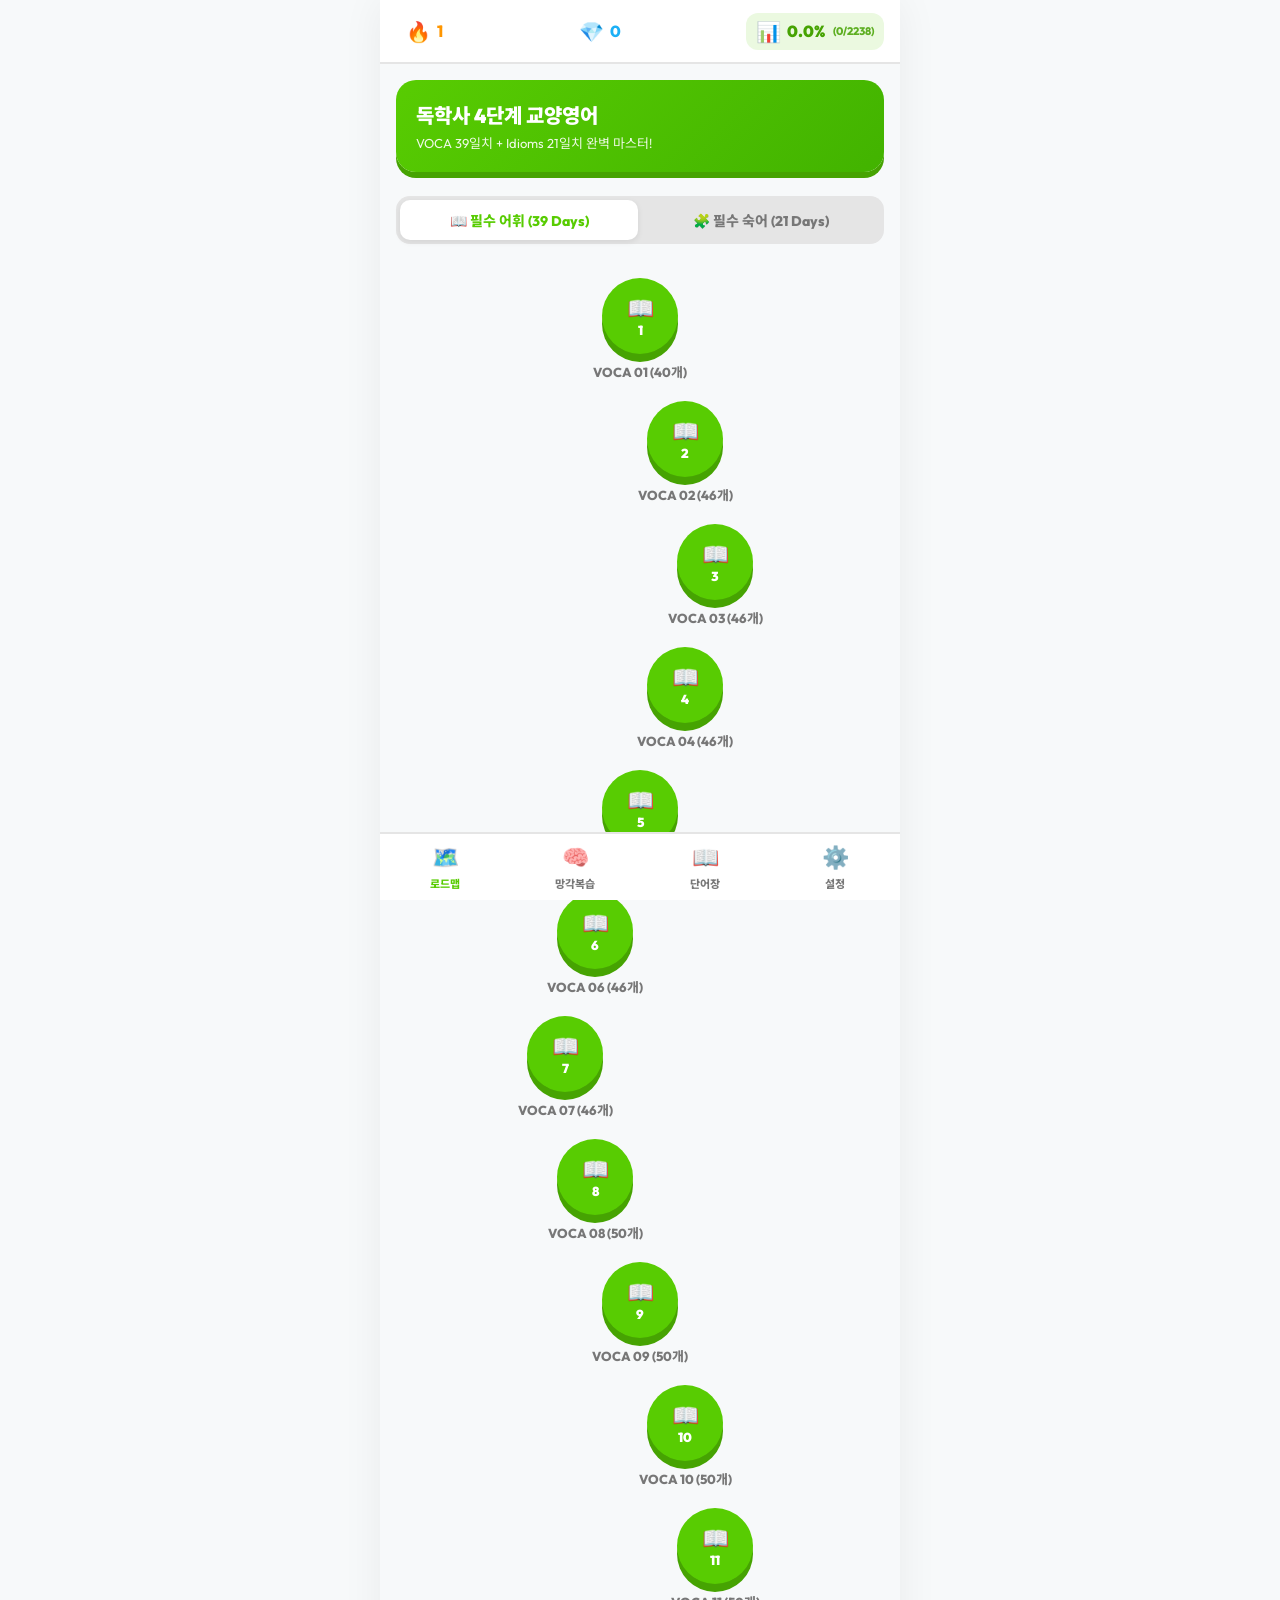
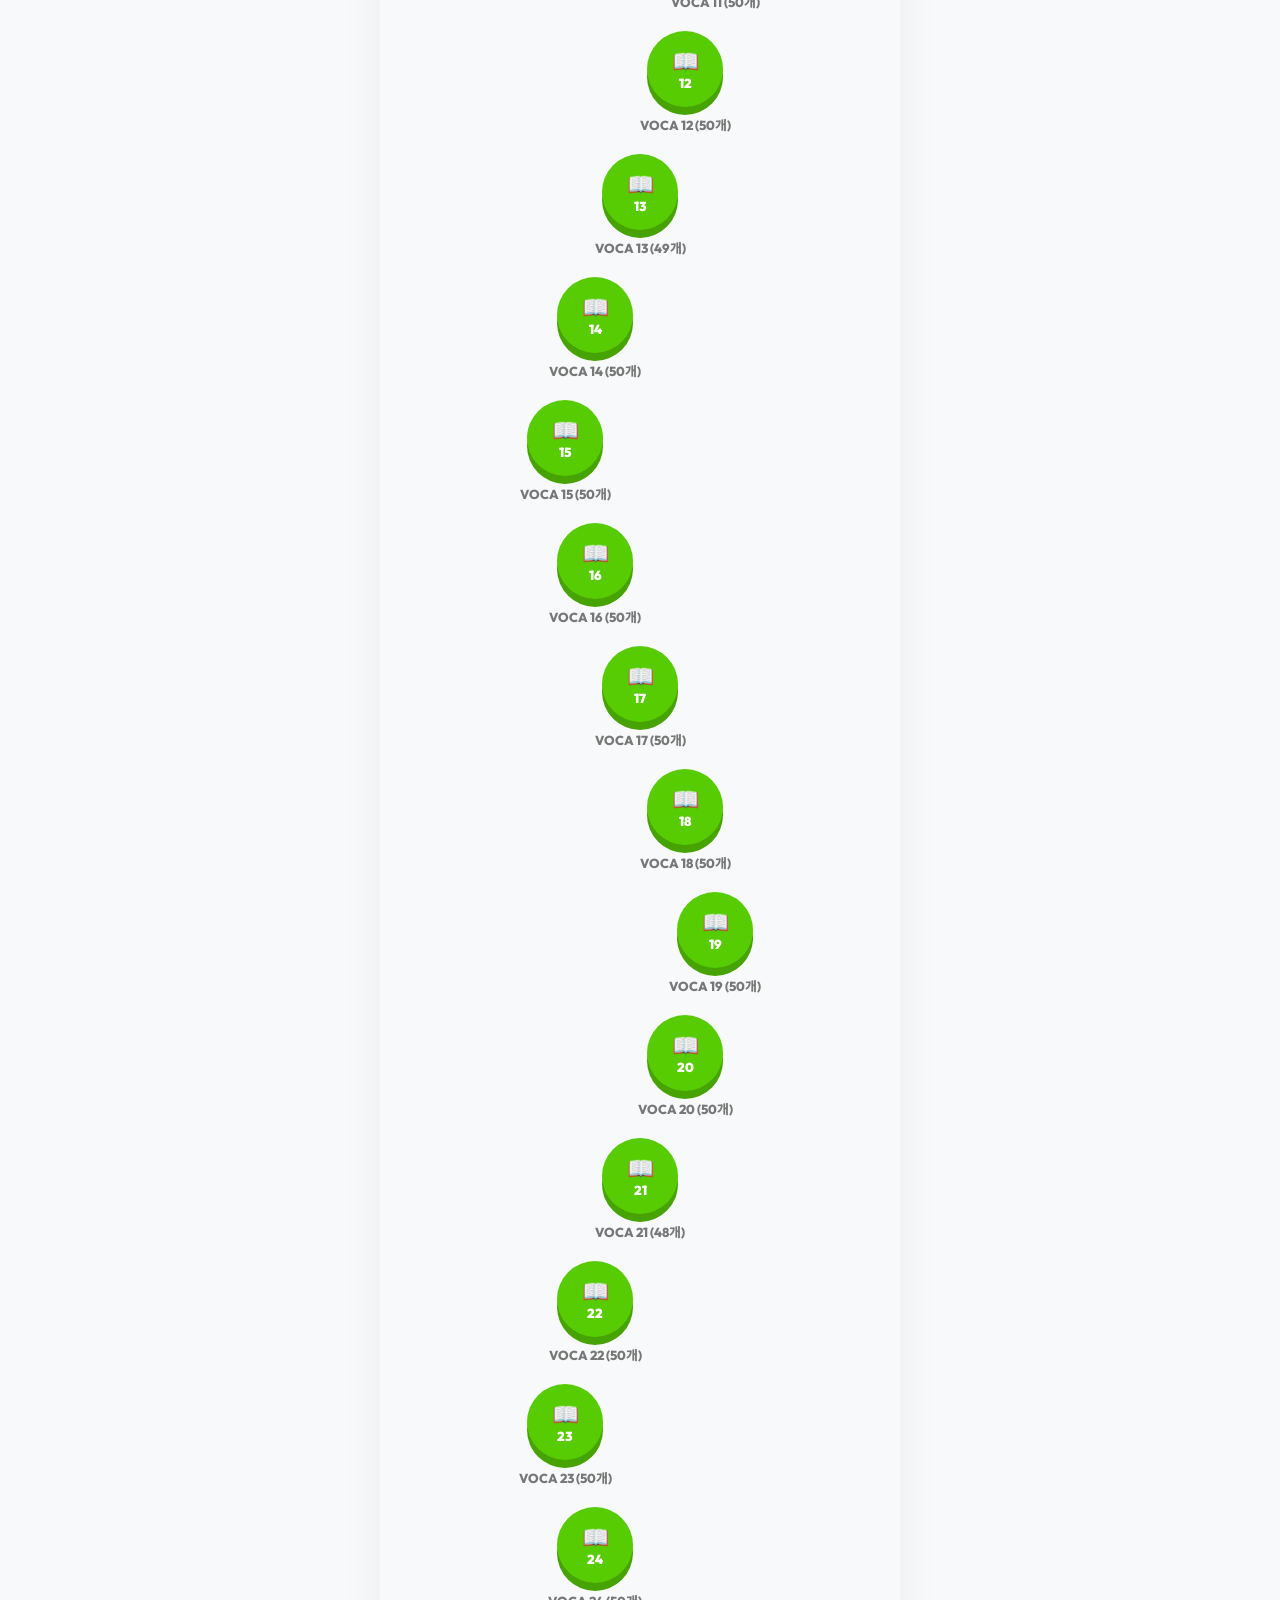
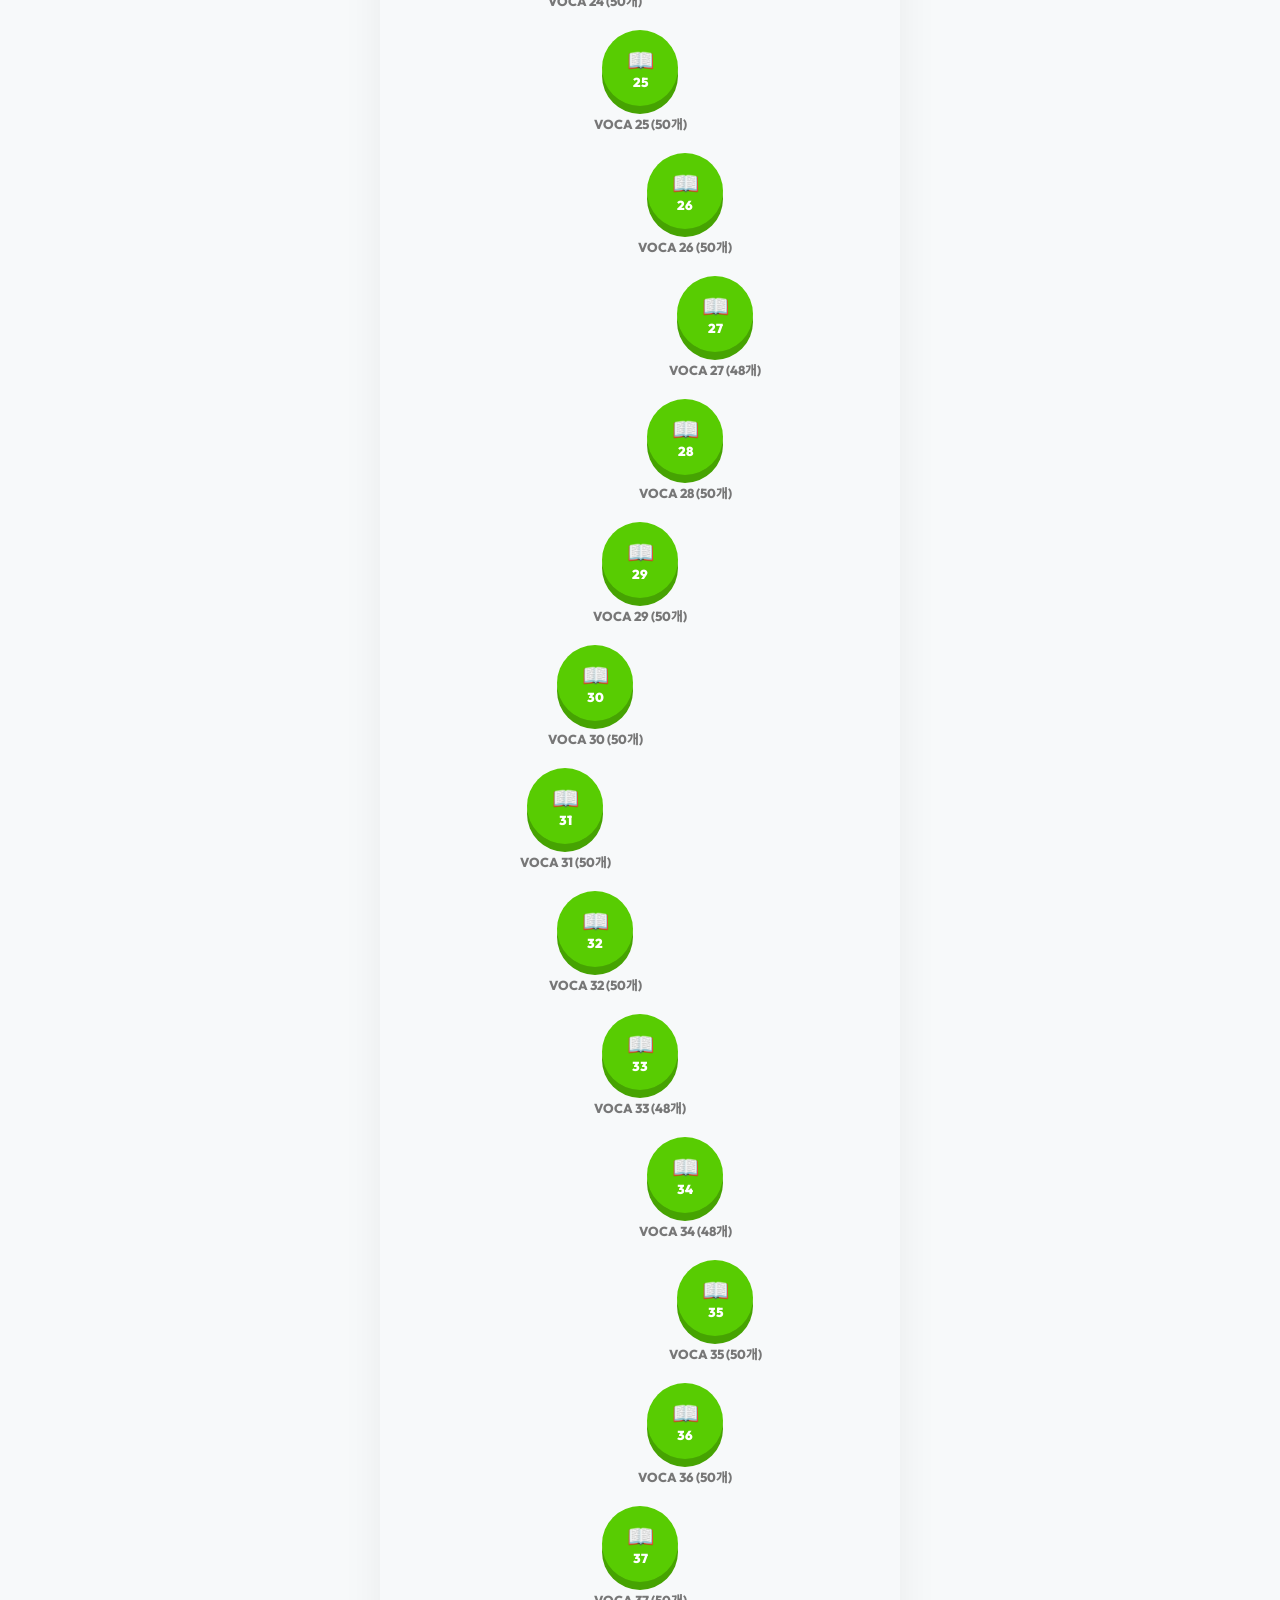
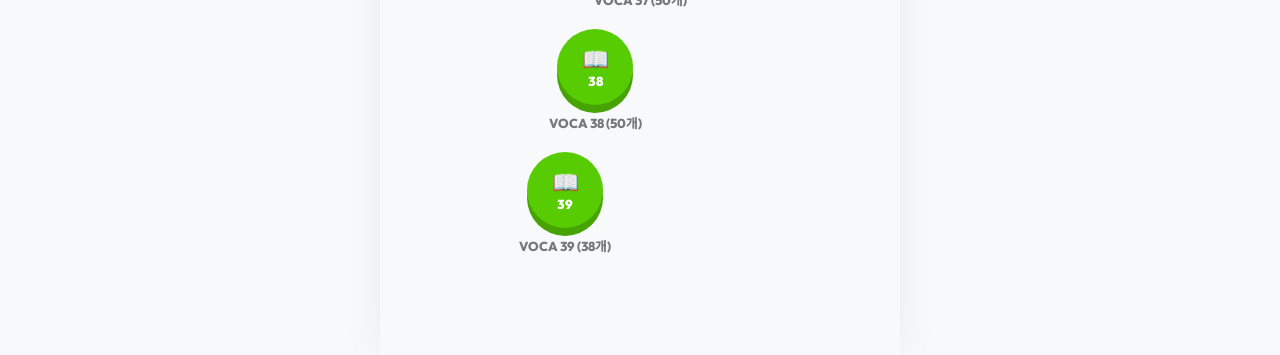
<file: index.html>
<!DOCTYPE html>
<html lang="ko">
<head>
    <meta charset="UTF-8">
    <meta name="viewport" content="width=device-width, initial-scale=1.0, maximum-scale=1.0, user-scalable=no">
    <meta name="theme-color" content="#58cc02">
    <meta name="apple-mobile-web-app-capable" content="yes">
    <meta name="apple-mobile-web-app-status-bar-style" content="black-translucent">
    <title>독학사 4단계 영어 듀오링고 암기앱</title>
    
    <!-- 구글 폰트 -->
    <link rel="preconnect" href="https://fonts.googleapis.com">
    <link rel="preconnect" href="https://fonts.gstatic.com" crossorigin>
    <link href="https://fonts.googleapis.com/css2?family=Noto+Sans+KR:wght@400;600;700;900&family=Outfit:wght@500;700;900&display=swap" rel="stylesheet">
    
    <link rel="stylesheet" href="style.css">
</head>
<body>
    <div id="app-container">
        <!-- ==================== 상단 헤더 ==================== -->
        <header class="top-header">
            <div class="header-stat stat-streak" title="연속 학습 스트릭">
                <span class="stat-icon">🔥</span>
                <span id="header-streak-count">1</span>
            </div>
            <div class="header-stat stat-gem" title="학습 경험치(XP)">
                <span class="stat-icon">💎</span>
                <span id="header-gem-count">0</span>
            </div>
            <div class="header-stat stat-progress" title="전체 단어 마스터 진행률" style="background: rgba(88, 204, 2, 0.12); color: var(--duo-green-dark); border-color: var(--duo-green);">
                <span class="stat-icon">📊</span>
                <span id="header-mastery-percent" style="font-weight: 900;">0.0%</span>
                <span id="header-mastery-count" style="font-size: 11px; opacity: 0.85; margin-left: 2px;">(0/2,238)</span>
            </div>
        </header>

        <!-- ==================== 메인 콘텐츠 ==================== -->
        <main class="main-content">
            <!-- 1. 로드맵 뷰 (Path) -->
            <section id="view-path" class="view-section active">
                <div class="roadmap-header">
                    <div class="roadmap-title">독학사 4단계 교양영어</div>
                    <div class="roadmap-subtitle">VOCA 39일치 + Idioms 21일치 완벽 마스터!</div>
                </div>

                <div class="category-tabs">
                    <div class="cat-tab active" data-type="VOCA">📖 필수 어휘 (39 Days)</div>
                    <div class="cat-tab" data-type="Idioms">🧩 필수 숙어 (21 Days)</div>
                </div>

                <div id="path-nodes-container" class="path-container">
                    <!-- JavaScript로 지그재그 스테이지 노드 렌더링 -->
                </div>
            </section>

            <!-- 2. SRS 망각곡선 & 2가지 오답 뷰 (Review) -->
            <section id="view-review" class="view-section">
                <div class="roadmap-header" style="background: linear-gradient(135deg, var(--duo-blue), #148ac2); box-shadow: 0 6px 0 var(--duo-blue-dark);">
                    <div class="roadmap-title">🧠 에빙하우스 간격 반복 & 오답노트</div>
                    <div class="roadmap-subtitle">망각 곡선 주기 복습 및 취약 단어 완벽 정복</div>
                </div>

                <div style="display: flex; flex-direction: column; gap: 16px; margin-top: 20px;">
                    <!-- 2-1. 오늘 복습할 단어 (망각곡선 주기 도래) -->
                    <div style="background: var(--bg-card); border: 2px solid var(--border-color); border-radius: var(--card-radius); padding: 20px; box-shadow: 0 4px 0 var(--border-color);">
                        <div style="display: flex; justify-content: space-between; align-items: center; margin-bottom: 10px;">
                            <div style="font-size: 18px; font-weight: 900;">📅 오늘 복습할 단어</div>
                            <div id="review-due-count" style="font-size: 20px; font-weight: 900; color: var(--duo-blue);">0개</div>
                        </div>
                        <p style="font-size: 13px; color: var(--text-muted); margin-bottom: 14px;">에빙하우스 망각 곡선 주기에 도래한 단어를 복습하여 장기 기억으로 전환합니다.</p>
                        <button class="duo-btn duo-btn-blue" id="btn-start-due-review" style="width: 100%;">오늘 복습 시작하기</button>
                    </div>

                    <!-- 2-2. 미해결 오답노트 (맞추면 지워지는 모드) -->
                    <div style="background: var(--bg-card); border: 2px solid var(--border-color); border-radius: var(--card-radius); padding: 20px; box-shadow: 0 4px 0 var(--border-color);">
                        <div style="display: flex; justify-content: space-between; align-items: center; margin-bottom: 10px;">
                            <div style="font-size: 18px; font-weight: 900; color: var(--duo-red);">🚨 미해결 오답 격파 (맞추면 삭제)</div>
                            <div id="review-wrong-count" style="font-size: 20px; font-weight: 900; color: var(--duo-red);">0개</div>
                        </div>
                        <p style="font-size: 13px; color: var(--text-muted); margin-bottom: 14px;">현재 아직 못 외운 오답들을 실전 예문과 함께 집중 훈련합니다. (맞히면 목록에서 즉시 지워집니다)</p>
                        <button class="duo-btn duo-btn-red" id="btn-start-wrong-review" style="width: 100%;">🎯 미해결 오답 격파하기 (예문 퀴즈 포함)</button>
                    </div>

                    <!-- 2-3. 누적 오답 총보관소 (틀렸던 적 있는 모든 단어 - 영구 보관) -->
                    <div style="background: var(--bg-card); border: 2px solid var(--border-color); border-radius: var(--card-radius); padding: 20px; box-shadow: 0 4px 0 var(--border-color);">
                        <div style="display: flex; justify-content: space-between; align-items: center; margin-bottom: 10px;">
                            <div style="font-size: 18px; font-weight: 900; color: var(--duo-purple);">📜 누적 오답 총복습 (영구 보관)</div>
                            <div id="review-alltime-wrong-count" style="font-size: 20px; font-weight: 900; color: var(--duo-purple);">0개</div>
                        </div>
                        <p style="font-size: 13px; color: var(--text-muted); margin-bottom: 14px;">한 번이라도 틀렸던 적 있는 모든 취약 단어가 보관됩니다. (맞혀도 지워지지 않고 언제든 총복습 가능)</p>
                        <button class="duo-btn duo-btn-purple" id="btn-start-alltime-wrong-review" style="width: 100%;">⚔️ 누적 취약 단어 총복습 (예문 퀴즈 포함)</button>
                    </div>

                    <!-- 2-4. 오답 단어 목록 탭 뷰어 -->
                    <div style="background: var(--bg-card); border: 2px solid var(--border-color); border-radius: var(--card-radius); padding: 18px; box-shadow: 0 4px 0 var(--border-color);">
                        <div style="display: flex; gap: 8px; margin-bottom: 14px;">
                            <button id="tab-show-active-wrong" class="duo-btn duo-btn-outline active" style="flex: 1; padding: 10px 8px; font-size: 13px; font-weight: 900;">🚨 미해결 (<span id="tab-active-count">0</span>)</button>
                            <button id="tab-show-alltime-wrong" class="duo-btn duo-btn-outline" style="flex: 1; padding: 10px 8px; font-size: 13px; font-weight: 900;">📜 누적 전체 (<span id="tab-alltime-count">0</span>)</button>
                        </div>
                        <div id="wrong-words-preview-list" style="max-height: 240px; overflow-y: auto; display: flex; flex-direction: column; gap: 6px;">
                            <!-- 틀린 단어 목록 렌더링 -->
                        </div>
                    </div>
                </div>
            </section>

            <!-- 3. 아케이드 / 스피드 챌린지 뷰 (Arcade) -->
            <section id="view-arcade" class="view-section">
                <div class="roadmap-header" style="background: linear-gradient(135deg, var(--duo-purple), #9333ea); box-shadow: 0 6px 0 var(--duo-purple-dark);">
                    <div class="roadmap-title">⚡ 스피드 아케이드 모드</div>
                    <div class="roadmap-subtitle">2,238개 전체 단어로 실전 감각을 끌어올리세요!</div>
                </div>

                <div style="display: flex; flex-direction: column; gap: 16px; margin-top: 20px;">
                    <div style="background: var(--bg-card); border: 2px solid var(--border-color); border-radius: var(--card-radius); padding: 20px; box-shadow: 0 4px 0 var(--border-color);">
                        <div style="font-size: 18px; font-weight: 900; margin-bottom: 8px;">🔥 무한 랜덤 스피드 퀴즈</div>
                        <p style="font-size: 13px; color: var(--text-muted); margin-bottom: 16px;">전체 단어 중 무작위 15문제를 빠르게 풀어봅니다.</p>
                        <button class="duo-btn duo-btn-green" onclick="window.vocaApp.openQuizOverlay(window.VOCA_DATABASE.words, '무한 스피드 챌린지')">스피드 퀴즈 시작</button>
                    </div>
                </div>
            </section>

            <!-- 4. 단어장 검색 & 리스트 뷰 (Voca) -->
            <section id="view-voca" class="view-section">
                <div class="search-box-wrapper">
                    <input type="text" id="voca-search-input" class="search-input" placeholder="🔍 영단어 또는 한국어 뜻 검색...">
                </div>
                <div style="display: flex; justify-content: space-between; align-items: center; padding: 4px 0; margin-bottom: 8px;">
                    <div style="font-size: 14px; font-weight: 800; color: var(--text-muted);">전체 단어 목록</div>
                    <div id="voca-total-badge" style="font-size: 13px; font-weight: 800; color: var(--duo-blue);">총 2,238개</div>
                </div>
                <div id="voca-items-list" class="voca-card-list">
                    <!-- 단어 리스트 -->
                </div>
            </section>

            <!-- 5. 설정 & 백업 뷰 (Settings) -->
            <section id="view-settings" class="view-section">
                <div class="roadmap-header" style="background: linear-gradient(135deg, #475569, #334155); box-shadow: 0 6px 0 #1e293b;">
                    <div class="roadmap-title">⚙️ 설정 및 클라우드 동기화</div>
                    <div class="roadmap-subtitle">스마트폰과 PC 간에 진도가 실시간으로 자동 동기화됩니다!</div>
                </div>

                <div style="display: flex; flex-direction: column; gap: 16px; margin-top: 20px;">
                    <!-- 1. 실시간 클라우드 자동 동기화 카드 -->
                    <div style="background: var(--bg-card); border: 2px solid var(--duo-blue); border-radius: var(--card-radius); padding: 20px; box-shadow: 0 4px 0 var(--duo-blue-dark);">
                        <div style="font-size: 18px; font-weight: 900; margin-bottom: 6px; color: var(--duo-blue);">☁️ 100% 실시간 자동 클라우드 동기화</div>
                        <p style="font-size: 13px; color: var(--text-muted); margin-bottom: 14px;">한 번만 연결해 두면, 단어를 풀 때마다 진도가 100% 실시간으로 자동 동기화됩니다.</p>
                        
                        <div style="display: flex; flex-direction: column; gap: 8px; margin-bottom: 12px;">
                            <div style="display: flex; gap: 8px;">
                                <input type="text" id="input-sync-id" class="search-input" placeholder="클라우드 동기화 키" style="flex: 1; padding: 10px 14px; font-size: 13px;">
                                <button class="duo-btn duo-btn-blue" id="btn-save-sync-id" style="width: auto; padding: 0 16px; font-size: 13px;">동기화 연결</button>
                            </div>
                            <button class="duo-btn duo-btn-green" id="btn-share-cloud-link" style="width: 100%; font-size: 14px;">🔗 스마트폰 원클릭 자동 연동 링크 복사</button>
                        </div>
                        <div id="cloud-sync-status-badge" style="font-size: 13px; font-weight: 800; color: var(--text-muted);">⚪ 동기화 연결 버튼을 누르세요</div>
                    </div>

                    <!-- 2. 수동 코드 복사 백업 카드 -->
                    <div style="background: var(--bg-card); border: 2px solid var(--border-color); border-radius: var(--card-radius); padding: 20px; box-shadow: 0 4px 0 var(--border-color);">
                        <div style="font-size: 18px; font-weight: 900; margin-bottom: 6px;">📋 수동 진도 백업 코드</div>
                        <p style="font-size: 13px; color: var(--text-muted); margin-bottom: 12px;">오프라인 환경 등에서 텍스트 코드로 진도를 직접 옮길 때 사용합니다.</p>
                        <div style="display: flex; gap: 10px;">
                            <button class="duo-btn duo-btn-outline" id="btn-export-backup" style="flex:1;">📋 코드 복사</button>
                            <button class="duo-btn duo-btn-outline" id="btn-import-backup" style="flex:1;">📥 코드 불러오기</button>
                        </div>
                    </div>

                    <div style="background: var(--bg-card); border: 2px solid var(--border-color); border-radius: var(--card-radius); padding: 20px; box-shadow: 0 4px 0 var(--border-color);">
                        <div style="font-size: 18px; font-weight: 900; margin-bottom: 8px;">🌙 테마 설정</div>
                        <div style="display: flex; flex-direction: column; gap: 10px; margin-top: 14px;">
                            <button class="duo-btn duo-btn-outline" id="btn-theme-toggle">🌙 다크 모드</button>
                        </div>
                    </div>
                </div>
            </section>
        </main>

        <!-- ==================== 하단 네비게이션 바 ==================== -->
        <nav class="bottom-nav">
            <div class="nav-item active" data-target="view-path">
                <div class="nav-icon">🗺️</div>
                <div>로드맵</div>
            </div>
            <div class="nav-item" data-target="view-review">
                <div class="nav-icon">🧠</div>
                <div>망각복습</div>
            </div>
            <div class="nav-item" data-target="view-voca">
                <div class="nav-icon">📖</div>
                <div>단어장</div>
            </div>
            <div class="nav-item" data-target="view-settings">
                <div class="nav-icon">⚙️</div>
                <div>설정</div>
            </div>
        </nav>

        <!-- ==================== 퀴즈 오버레이 모달 ==================== -->
        <div id="quiz-modal" class="quiz-overlay">
            <div class="quiz-top-bar">
                <button class="quiz-close-btn" onclick="window.vocaApp.closeQuiz()">✕</button>
                <div class="quiz-progress-track">
                    <div id="quiz-progress-bar" class="quiz-progress-fill"></div>
                </div>
            </div>

            <div id="quiz-body-container" class="quiz-body">
                <!-- 동적 퀴즈 렌더링 -->
            </div>

            <div id="quiz-footer" class="quiz-footer-banner">
                <!-- 동적 피드백 배너 -->
            </div>
        </div>
    </div>

    <!-- 스크립트 연결 -->
    <script src="voca_data.js"></script>
    <script src="audio.js"></script>
    <script src="srs.js"></script>
    <script src="app.js"></script>
</body>
</html>
</file>
<file: style.css>
:root {
    --bg-main: #f7f9fa;
    --bg-card: #ffffff;
    --text-main: #3c3c3c;
    --text-muted: #777777;
    --border-color: #e5e5e5;
    
    /* 듀오링고 시그니처 컬러 */
    --duo-green: #58cc02;
    --duo-green-dark: #46a302;
    --duo-blue: #1cb0f6;
    --duo-blue-dark: #1899d6;
    --duo-yellow: #ffc800;
    --duo-yellow-dark: #e5b400;
    --duo-red: #ff4b4b;
    --duo-red-dark: #ea2b2b;
    --duo-purple: #ce82ff;
    --duo-purple-dark: #a855f7;

    --btn-radius: 16px;
    --card-radius: 20px;
    --shadow-depth: 4px;
    --header-height: 64px;
    --nav-height: 68px;
}

[data-theme="dark"] {
    --bg-main: #131f24;
    --bg-card: #1b272c;
    --text-main: #ffffff;
    --text-muted: #9ba8b0;
    --border-color: #2b3940;
}

* {
    box-sizing: border-box;
    margin: 0;
    padding: 0;
    font-family: 'Outfit', 'Noto Sans KR', -apple-system, BlinkMacSystemFont, 'Segoe UI', Roboto, sans-serif;
    -webkit-tap-highlight-color: transparent;
    user-select: none;
}

body {
    background-color: var(--bg-main);
    color: var(--text-main);
    min-height: 100vh;
    display: flex;
    justify-content: center;
    overflow-x: hidden;
    transition: background-color 0.25s ease, color 0.25s ease;
}

#app-container {
    width: 100%;
    max-width: 520px;
    min-height: 100vh;
    background: var(--bg-main);
    display: flex;
    flex-direction: column;
    position: relative;
    box-shadow: 0 0 40px rgba(0, 0, 0, 0.06);
}

/* ==================== 상단 헤더 ==================== */
.top-header {
    height: var(--header-height);
    background: var(--bg-card);
    border-bottom: 2px solid var(--border-color);
    display: flex;
    align-items: center;
    justify-content: space-between;
    padding: 0 16px;
    position: sticky;
    top: 0;
    z-index: 50;
}

.header-stat {
    display: flex;
    align-items: center;
    gap: 6px;
    font-weight: 800;
    font-size: 16px;
    padding: 6px 10px;
    border-radius: 12px;
    cursor: pointer;
    transition: transform 0.1s;
}

.header-stat:active {
    transform: scale(0.95);
}

.stat-streak { color: #ff9600; }
.stat-gem { color: var(--duo-blue); }
.stat-heart { color: var(--duo-red); }

.stat-icon {
    font-size: 20px;
}

/* ==================== 메인 콘텐츠 뷰 ==================== */
.main-content {
    flex: 1;
    padding: 16px 16px 90px 16px;
    overflow-y: auto;
}

.view-section {
    display: none;
    animation: fadeIn 0.2s ease-out;
}

.view-section.active {
    display: block;
}

@keyframes fadeIn {
    from { opacity: 0; transform: translateY(6px); }
    to { opacity: 1; transform: translateY(0); }
}

/* ==================== 3D 듀오 버튼 스타일 ==================== */
.duo-btn {
    border: none;
    outline: none;
    border-radius: var(--btn-radius);
    padding: 14px 20px;
    font-size: 16px;
    font-weight: 800;
    cursor: pointer;
    text-align: center;
    position: relative;
    transition: transform 0.08s ease, box-shadow 0.08s ease, filter 0.1s;
    width: 100%;
    display: flex;
    align-items: center;
    justify-content: center;
    gap: 8px;
}

.duo-btn-green {
    background-color: var(--duo-green);
    color: white;
    box-shadow: 0 var(--shadow-depth) 0 var(--duo-green-dark);
}
.duo-btn-green:active {
    transform: translateY(var(--shadow-depth));
    box-shadow: 0 0 0 var(--duo-green-dark);
}

.duo-btn-blue {
    background-color: var(--duo-blue);
    color: white;
    box-shadow: 0 var(--shadow-depth) 0 var(--duo-blue-dark);
}
.duo-btn-blue:active {
    transform: translateY(var(--shadow-depth));
    box-shadow: 0 0 0 var(--duo-blue-dark);
}

.duo-btn-yellow {
    background-color: var(--duo-yellow);
    color: #4b3800;
    box-shadow: 0 var(--shadow-depth) 0 var(--duo-yellow-dark);
}
.duo-btn-yellow:active {
    transform: translateY(var(--shadow-depth));
    box-shadow: 0 0 0 var(--duo-yellow-dark);
}

.duo-btn-outline {
    background-color: var(--bg-card);
    color: var(--text-main);
    border: 2px solid var(--border-color);
    box-shadow: 0 var(--shadow-depth) 0 var(--border-color);
}
.duo-btn-outline:active {
    transform: translateY(var(--shadow-depth));
    box-shadow: 0 0 0 var(--border-color);
}

/* ==================== 1. 로드맵 (Path View) ==================== */
.roadmap-header {
    background: linear-gradient(135deg, var(--duo-green), #42b300);
    color: white;
    border-radius: var(--card-radius);
    padding: 20px;
    margin-bottom: 24px;
    box-shadow: 0 6px 0 var(--duo-green-dark);
}

.roadmap-title {
    font-size: 20px;
    font-weight: 900;
    margin-bottom: 4px;
}

.roadmap-subtitle {
    font-size: 13px;
    opacity: 0.9;
}

.category-tabs {
    display: flex;
    background: var(--border-color);
    border-radius: 14px;
    padding: 4px;
    margin-bottom: 24px;
    gap: 4px;
}

.cat-tab {
    flex: 1;
    padding: 10px;
    text-align: center;
    font-weight: 800;
    font-size: 14px;
    border-radius: 10px;
    cursor: pointer;
    transition: all 0.15s;
    color: var(--text-muted);
}

.cat-tab.active {
    background: var(--bg-card);
    color: var(--duo-green);
    box-shadow: 0 2px 6px rgba(0, 0, 0, 0.08);
}

.path-container {
    display: flex;
    flex-direction: column;
    align-items: center;
    gap: 20px;
    padding: 10px 0;
}

/* 지그재그 스테이지 노드 */
.stage-node-wrapper {
    display: flex;
    flex-direction: column;
    align-items: center;
    width: 100%;
}

.stage-node {
    width: 76px;
    height: 76px;
    border-radius: 50%;
    background-color: var(--duo-green);
    box-shadow: 0 8px 0 var(--duo-green-dark);
    display: flex;
    flex-direction: column;
    align-items: center;
    justify-content: center;
    color: white;
    font-weight: 900;
    cursor: pointer;
    position: relative;
    transition: transform 0.1s ease, box-shadow 0.1s ease;
}

.stage-node:active {
    transform: translateY(6px);
    box-shadow: 0 2px 0 var(--duo-green-dark);
}

.stage-node.locked {
    background-color: #e5e5e5;
    box-shadow: 0 8px 0 #cfcfcf;
    color: #afafaf;
    cursor: not-allowed;
}

.stage-node.completed {
    background-color: var(--duo-yellow);
    box-shadow: 0 8px 0 var(--duo-yellow-dark);
    color: #553e00;
}

.stage-stars {
    font-size: 11px;
    margin-top: -2px;
}

.stage-label {
    margin-top: 8px;
    font-size: 13px;
    font-weight: 800;
    color: var(--text-muted);
    text-align: center;
}

/* ==================== 2. 퀴즈 모달 화면 ==================== */
.quiz-overlay {
    position: fixed;
    top: 0;
    left: 0;
    right: 0;
    bottom: 0;
    background: var(--bg-main);
    z-index: 100;
    display: none;
    flex-direction: column;
    max-width: 520px;
    margin: 0 auto;
}

.quiz-overlay.active {
    display: flex;
}

.quiz-top-bar {
    height: 60px;
    display: flex;
    align-items: center;
    padding: 0 16px;
    gap: 16px;
}

.quiz-close-btn {
    background: none;
    border: none;
    font-size: 24px;
    font-weight: 900;
    color: var(--text-muted);
    cursor: pointer;
}

.quiz-progress-track {
    flex: 1;
    height: 14px;
    background: var(--border-color);
    border-radius: 20px;
    overflow: hidden;
    position: relative;
}

.quiz-progress-fill {
    height: 100%;
    width: 0%;
    background: var(--duo-green);
    border-radius: 20px;
    transition: width 0.3s cubic-bezier(0.4, 0, 0.2, 1);
}

.quiz-heart-display {
    display: flex;
    align-items: center;
    gap: 4px;
    color: var(--duo-red);
    font-weight: 900;
    font-size: 16px;
}

.quiz-body {
    flex: 1;
    padding: 20px 16px 120px 16px;
    overflow-y: auto;
    display: flex;
    flex-direction: column;
}

.quiz-prompt-title {
    font-size: 22px;
    font-weight: 900;
    margin-bottom: 20px;
    color: var(--text-main);
}

.quiz-word-hero {
    background: var(--bg-card);
    border: 2px solid var(--border-color);
    border-radius: var(--card-radius);
    padding: 24px;
    text-align: center;
    margin-bottom: 24px;
    box-shadow: 0 4px 0 var(--border-color);
    display: flex;
    flex-direction: column;
    align-items: center;
    gap: 8px;
}

.hero-word {
    font-size: 28px;
    font-weight: 900;
    color: var(--text-main);
}

.hero-speaker-btn {
    background: var(--duo-blue);
    color: white;
    border: none;
    width: 44px;
    height: 44px;
    border-radius: 50%;
    display: flex;
    align-items: center;
    justify-content: center;
    font-size: 20px;
    cursor: pointer;
    box-shadow: 0 4px 0 var(--duo-blue-dark);
}
.hero-speaker-btn:active {
    transform: translateY(4px);
    box-shadow: 0 0 0 var(--duo-blue-dark);
}

/* 4지선다 옵션 리스트 */
.choice-list {
    display: flex;
    flex-direction: column;
    gap: 12px;
}

.choice-card {
    background: var(--bg-card);
    border: 2px solid var(--border-color);
    border-radius: var(--btn-radius);
    padding: 16px 20px;
    font-size: 17px;
    font-weight: 700;
    color: var(--text-main);
    box-shadow: 0 4px 0 var(--border-color);
    cursor: pointer;
    display: flex;
    align-items: center;
    justify-content: space-between;
    transition: all 0.08s;
}

.choice-card:active {
    transform: translateY(4px);
    box-shadow: 0 0 0 var(--border-color);
}

.choice-card.selected {
    border-color: var(--duo-blue);
    background: #eaf6fc;
    color: var(--duo-blue-dark);
    box-shadow: 0 4px 0 var(--duo-blue);
}

/* 단어 블록 조립 (Word Builder) */
.builder-slot-area {
    min-height: 70px;
    border-bottom: 2px solid var(--border-color);
    margin-bottom: 24px;
    display: flex;
    flex-wrap: wrap;
    gap: 8px;
    padding: 8px 0;
    align-items: center;
}

.builder-pool-area {
    display: flex;
    flex-wrap: wrap;
    gap: 10px;
    justify-content: center;
}

.word-tile {
    background: var(--bg-card);
    border: 2px solid var(--border-color);
    border-radius: 12px;
    padding: 10px 16px;
    font-size: 17px;
    font-weight: 800;
    color: var(--text-main);
    box-shadow: 0 4px 0 var(--border-color);
    cursor: pointer;
    transition: transform 0.08s, box-shadow 0.08s, opacity 0.1s;
}
.word-tile:active {
    transform: translateY(4px);
    box-shadow: 0 0 0 var(--border-color);
}
.word-tile.used {
    opacity: 0.25;
    pointer-events: none;
    box-shadow: none;
    transform: translateY(4px);
}

/* 짝맞추기 매치 게임 */
.match-grid {
    display: grid;
    grid-template-columns: 1fr 1fr;
    gap: 12px;
}

.match-card {
    background: var(--bg-card);
    border: 2px solid var(--border-color);
    border-radius: var(--btn-radius);
    padding: 16px 12px;
    font-size: 15px;
    font-weight: 700;
    text-align: center;
    box-shadow: 0 4px 0 var(--border-color);
    cursor: pointer;
    min-height: 72px;
    display: flex;
    align-items: center;
    justify-content: center;
    transition: all 0.08s;
}
.match-card:active {
    transform: translateY(4px);
    box-shadow: 0 0 0 var(--border-color);
}
.match-card.matched {
    opacity: 0;
    pointer-events: none;
    transform: scale(0.8);
    transition: all 0.3s;
}
.match-card.selected {
    border-color: var(--duo-blue);
    background: #eaf6fc;
    color: var(--duo-blue-dark);
}

/* 플래시카드 3D 뒤집기 */
.flashcard-3d-wrapper {
    perspective: 1000px;
    width: 100%;
    height: 320px;
    margin: 20px 0;
}

.flashcard-inner {
    width: 100%;
    height: 100%;
    position: relative;
    transform-style: preserve-3d;
    transition: transform 0.4s cubic-bezier(0.4, 0, 0.2, 1);
    cursor: pointer;
}

.flashcard-inner.flipped {
    transform: rotateY(180deg);
}

.flashcard-face {
    position: absolute;
    width: 100%;
    height: 100%;
    backface-visibility: hidden;
    border-radius: var(--card-radius);
    border: 3px solid var(--border-color);
    background: var(--bg-card);
    box-shadow: 0 8px 0 var(--border-color);
    display: flex;
    flex-direction: column;
    align-items: center;
    justify-content: center;
    padding: 24px;
    text-align: center;
}

.flashcard-back {
    transform: rotateY(180deg);
    background: #fdfdfd;
}

/* ==================== 퀴즈 하단 피드백 배너 ==================== */
.quiz-footer-banner {
    position: fixed;
    bottom: 0;
    left: 0;
    right: 0;
    max-width: 520px;
    margin: 0 auto;
    background: var(--bg-card);
    border-top: 2px solid var(--border-color);
    padding: 16px 20px;
    display: flex;
    flex-direction: column;
    gap: 12px;
    z-index: 105;
}

.quiz-footer-banner.banner-correct {
    background: #d7ffb8;
    border-color: #b8f28b;
}

.quiz-footer-banner.banner-wrong {
    background: #ffdfe0;
    border-color: #ffb8b9;
}

.banner-message-row {
    display: flex;
    align-items: center;
    gap: 12px;
}

.banner-icon {
    font-size: 28px;
}

.banner-title {
    font-size: 20px;
    font-weight: 900;
}
.banner-correct .banner-title { color: #58a700; }
.banner-wrong .banner-title { color: #ea2b2b; }

.banner-subtitle {
    font-size: 14px;
    font-weight: 700;
    color: var(--text-main);
}

/* ==================== 하단 탭 네비게이션 ==================== */
.bottom-nav {
    height: var(--nav-height);
    background: var(--bg-card);
    border-top: 2px solid var(--border-color);
    display: flex;
    position: fixed;
    bottom: 0;
    left: 0;
    right: 0;
    max-width: 520px;
    margin: 0 auto;
    z-index: 40;
}

.nav-item {
    flex: 1;
    display: flex;
    flex-direction: column;
    align-items: center;
    justify-content: center;
    gap: 4px;
    color: var(--text-muted);
    font-size: 11px;
    font-weight: 800;
    cursor: pointer;
    transition: color 0.15s, transform 0.1s;
}

.nav-item.active {
    color: var(--duo-green);
}

.nav-item:active {
    transform: scale(0.92);
}

.nav-icon {
    font-size: 22px;
}

/* ==================== 단어장 리스트 & 검색 ==================== */
.search-box-wrapper {
    position: sticky;
    top: 0;
    background: var(--bg-main);
    padding: 10px 0;
    z-index: 10;
    display: flex;
    gap: 8px;
}

.search-input {
    flex: 1;
    border: 2px solid var(--border-color);
    border-radius: var(--btn-radius);
    padding: 12px 16px;
    font-size: 15px;
    background: var(--bg-card);
    color: var(--text-main);
    outline: none;
}
.search-input:focus {
    border-color: var(--duo-blue);
}

.voca-card-list {
    display: flex;
    flex-direction: column;
    gap: 10px;
    margin-top: 10px;
}

.voca-item-card {
    background: var(--bg-card);
    border: 2px solid var(--border-color);
    border-radius: 14px;
    padding: 14px 16px;
    display: flex;
    align-items: center;
    justify-content: space-between;
    box-shadow: 0 2px 0 var(--border-color);
}

.voca-item-left {
    display: flex;
    flex-direction: column;
    gap: 2px;
}

.voca-item-word {
    font-size: 17px;
    font-weight: 800;
    color: var(--text-main);
    display: flex;
    align-items: center;
    gap: 8px;
}

.voca-item-meaning {
    font-size: 14px;
    color: var(--text-muted);
    font-weight: 600;
}

.voca-item-tag {
    font-size: 11px;
    font-weight: 800;
    padding: 2px 6px;
    border-radius: 6px;
    background: var(--border-color);
    color: var(--text-muted);
    width: fit-content;
}

.star-btn {
    background: none;
    border: none;
    font-size: 22px;
    color: #ccc;
    cursor: pointer;
    transition: transform 0.1s;
}
.star-btn.starred {
    color: #ffc800;
}
/* ==================== 6. 원본 대조 검수기 (Split Compare Inspector) ==================== */
.compare-container {
    display: flex;
    flex-direction: column;
    gap: 16px;
}

.compare-page-nav {
    display: flex;
    align-items: center;
    justify-content: space-between;
    background: var(--bg-card);
    border: 2px solid var(--border-color);
    border-radius: var(--card-radius);
    padding: 12px 16px;
    box-shadow: 0 4px 0 var(--border-color);
    position: sticky;
    top: 0;
    z-index: 20;
}

.page-select-dropdown {
    border: 2px solid var(--border-color);
    border-radius: 10px;
    padding: 8px 12px;
    font-size: 15px;
    font-weight: 800;
    background: var(--bg-main);
    color: var(--text-main);
    outline: none;
    cursor: pointer;
}

.compare-img-box {
    background: var(--bg-card);
    border: 2px solid var(--border-color);
    border-radius: var(--card-radius);
    overflow: hidden;
    box-shadow: 0 4px 0 var(--border-color);
    text-align: center;
    position: relative;
}

.compare-img {
    width: 100%;
    height: auto;
    max-height: 480px;
    object-fit: contain;
    display: block;
    background: #222;
}

.compare-edit-table {
    display: flex;
    flex-direction: column;
    gap: 8px;
}

.compare-row {
    background: var(--bg-card);
    border: 2px solid var(--border-color);
    border-radius: 12px;
    padding: 10px 12px;
    display: flex;
    align-items: center;
    gap: 8px;
}

.compare-num {
    font-size: 12px;
    font-weight: 900;
    color: var(--text-muted);
    min-width: 24px;
}

.edit-input-word {
    flex: 1;
    border: 1.5px solid var(--border-color);
    border-radius: 8px;
    padding: 6px 10px;
    font-size: 15px;
    font-weight: 800;
    color: var(--text-main);
    background: var(--bg-main);
}

.edit-input-meaning {
    flex: 1.2;
    border: 1.5px solid var(--border-color);
    border-radius: 8px;
    padding: 6px 10px;
    font-size: 14px;
    font-weight: 600;
    color: var(--text-main);
    background: var(--bg-main);
}

.edit-input-word:focus, .edit-input-meaning:focus {
    border-color: var(--duo-blue);
    background: var(--bg-card);
}



/* ==========================================================================
   매치 매드니스 타일 & 2026 최신 듀오링고 애니메이션
   ========================================================================== */
.match-tile {
    min-height: 52px;
    user-select: none;
    transition: all 0.12s ease;
    cursor: pointer;
}

.match-tile.selected {
    border-color: var(--duo-purple) !important;
    background: rgba(168, 85, 247, 0.15) !important;
    color: var(--duo-purple-dark) !important;
    box-shadow: 0 4px 0 var(--duo-purple) !important;
}

[data-theme="dark"] .match-tile.selected {
    background: rgba(168, 85, 247, 0.3) !important;
    color: #e9d5ff !important;
}

@keyframes wrongShake {
    0%, 100% { transform: translateX(0); }
    20%, 60% { transform: translateX(-6px); }
    40%, 80% { transform: translateX(6px); }
}

.wrong-shake {
    animation: wrongShake 0.35s ease;
    border-color: var(--duo-red) !important;
    background: rgba(255, 75, 75, 0.15) !important;
    color: var(--duo-red) !important;
    box-shadow: 0 4px 0 var(--duo-red-dark) !important;
}

@keyframes popIn {
    0% { transform: scale(0.92); opacity: 0; }
    100% { transform: scale(1); opacity: 1; }
}


/* ==========================================================================
   문맥 예문 퀴즈 & 2가지 오답노트 탭 전용 스타일
   ========================================================================== */
.sentence-quiz-hero {
    position: relative;
    border: 2px solid var(--duo-purple) !important;
    background: linear-gradient(135deg, rgba(168, 85, 247, 0.08), rgba(168, 85, 247, 0.02)) !important;
    border-radius: var(--card-radius);
    padding: 18px 20px;
    margin-bottom: 16px;
    box-shadow: 0 4px 0 rgba(168, 85, 247, 0.2);
}

.sentence-blank-badge {
    display: inline-block;
    padding: 2px 10px;
    margin: 0 4px;
    background: rgba(168, 85, 247, 0.15);
    color: var(--duo-purple-dark);
    border: 2px dashed var(--duo-purple);
    border-radius: 8px;
    font-weight: 900;
    font-size: 17px;
    vertical-align: baseline;
    transition: all 0.2s ease;
}

[data-theme="dark"] .sentence-blank-badge {
    background: rgba(168, 85, 247, 0.3);
    color: #e9d5ff;
}

.sentence-blank-badge.badge-correct {
    background: rgba(88, 204, 2, 0.25) !important;
    color: var(--duo-green-dark) !important;
    border: 2px solid var(--duo-green) !important;
}

.sentence-blank-badge.badge-wrong {
    background: rgba(255, 75, 75, 0.25) !important;
    color: var(--duo-red-dark) !important;
    border: 2px solid var(--duo-red) !important;
}

.sentence-choice {
    transition: all 0.1s ease;
}

.wrong-list-item {
    display: flex;
    justify-content: space-between;
    align-items: center;
    background: var(--bg-body);
    padding: 10px 14px;
    border-radius: 12px;
    border: 1.5px solid var(--border-color);
    transition: all 0.15s ease;
}

.wrong-list-item:hover {
    border-color: var(--duo-blue);
    transform: translateY(-1px);
}
</file>
